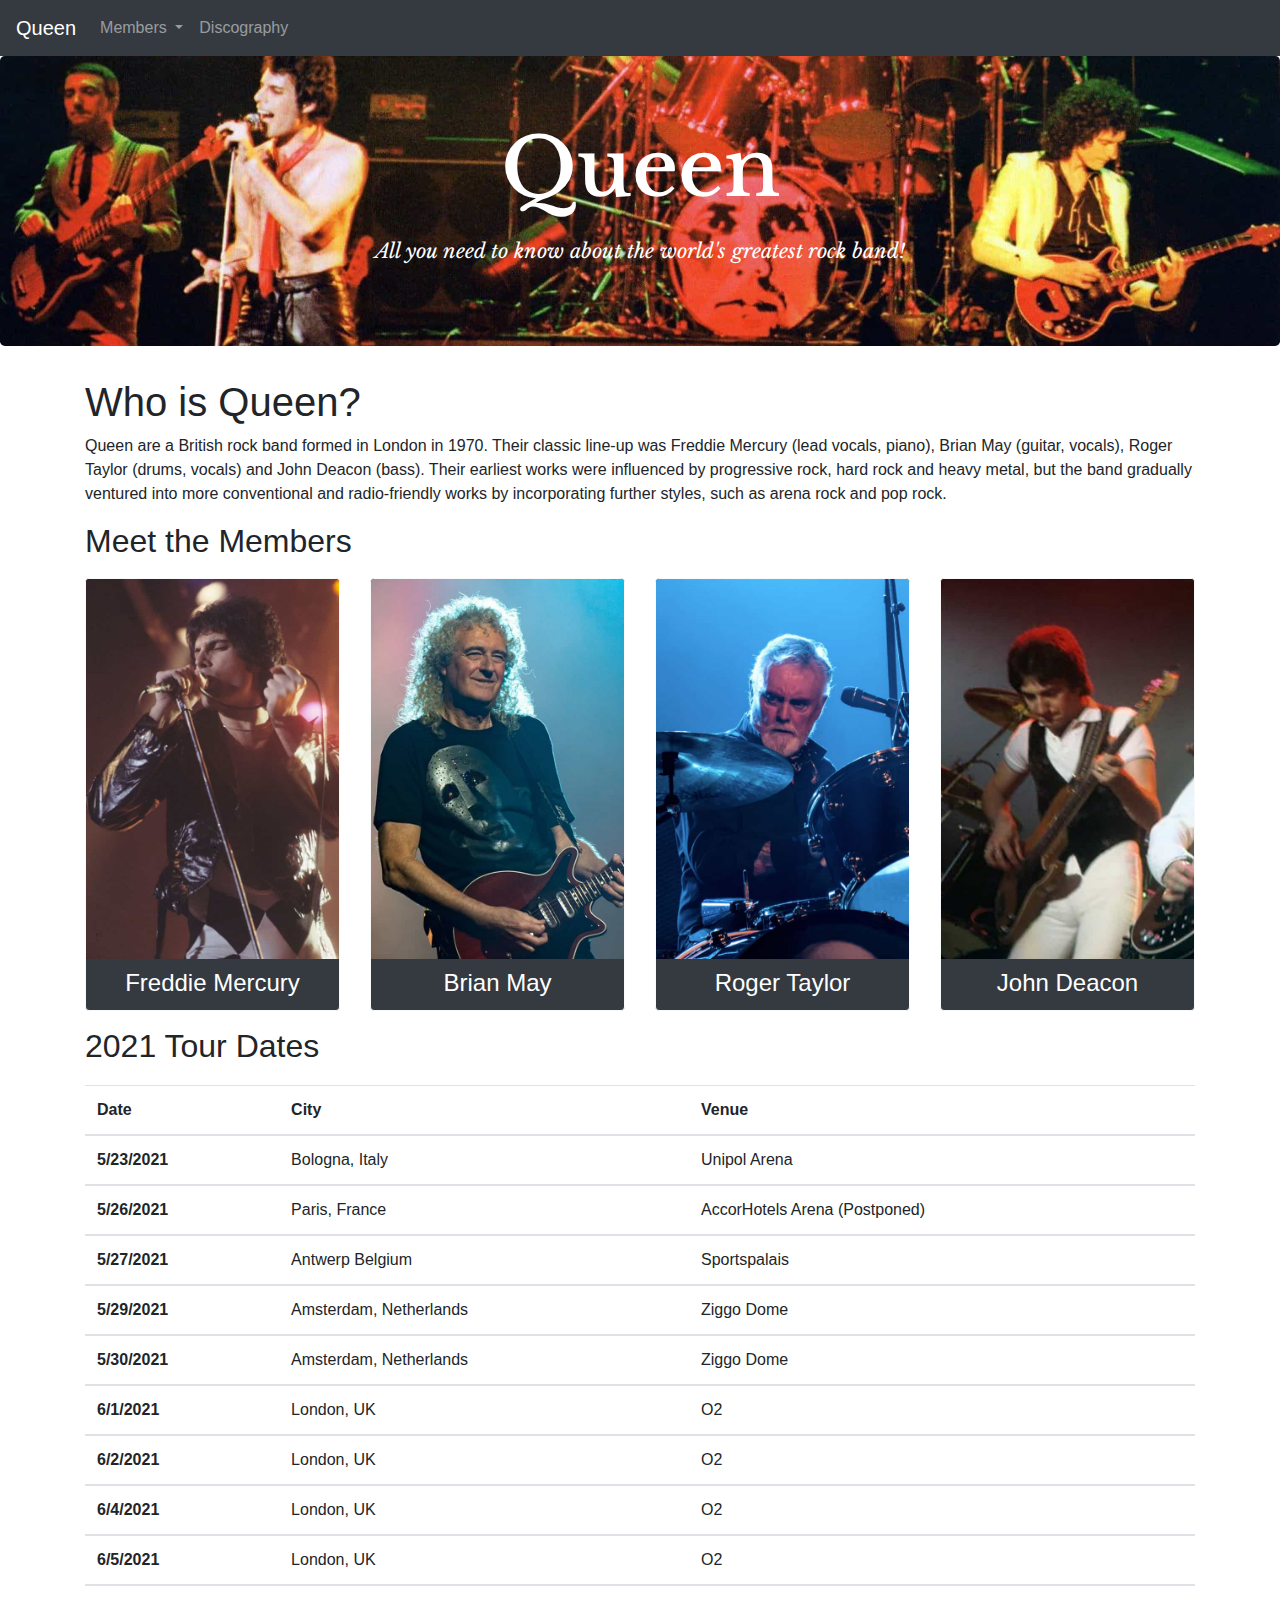
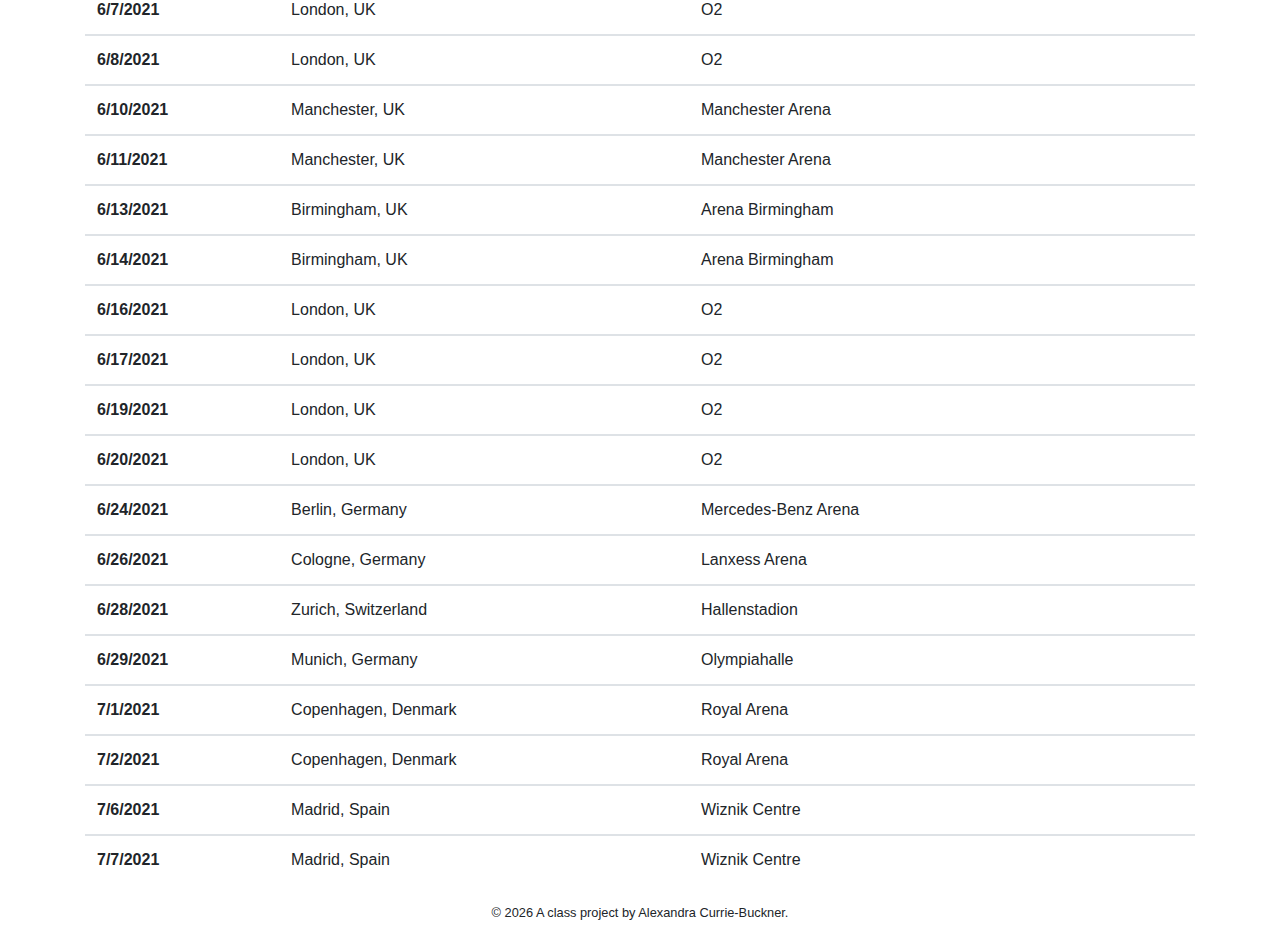
<file: docs/index.html>
<!doctype html>
<html lang="en">
  <!-- A Intro to Coding for Journalists class project -->
  <head>
    <title> Queen | All Things Queen</title>
    <meta name="description" content="The index search description for this page goes here.">
    <meta charset="utf-8">
    <meta http-equiv="X-UA-Compatible" content="IE=edge"/>
    <meta name="viewport" content="width=device-width, initial-scale=1, maximum-scale=1">
    <link rel="stylesheet" href="css/main.css">
    <link rel="preconnect" href="https://fonts.gstatic.com"> 
    <link rel="stylesheet" href="https://fonts.googleapis.com/css2?family=Libre+Baskerville:wght@700&display=swap">
  </head>
  <body>
    <nav class="navbar navbar-expand-lg navbar-dark bg-dark">
  <a class="navbar-brand" href="index.html">Queen</a>
  <button class="navbar-toggler" type="button" data-toggle="collapse" data-target="#navbarNavDropdown" aria-controls="navbarNavDropdown" aria-expanded="false" aria-label="Toggle navigation">
    <span class="navbar-toggler-icon"></span>
  </button>
  <div class="collapse navbar-collapse" id="navbarNavDropdown">
    <ul class="navbar-nav">
      <li class="nav-item dropdown">
        <a class="nav-link dropdown-toggle" href="#" id="navbarDropdownMenuLink" role="button" data-toggle="dropdown" aria-haspopup="true" aria-expanded="false">
          Members
        </a>
        <div class="dropdown-menu" aria-labelledby="navbarDropdownMenuLink">
          
          <a class="dropdown-item" href="members/freddie-mercury.html">Freddie Mercury</a>
          
          <a class="dropdown-item" href="members/brian-may.html">Brian May</a>
          
          <a class="dropdown-item" href="members/roger-taylor.html">Roger Taylor</a>
          
          <a class="dropdown-item" href="members/john-deacon.html">John Deacon</a>
          
        </div>
        <li class="nav-item">
          <a class="nav-link" href="discography.html">
            Discography
          </a>
      </li>
    </ul>
  </div>
</nav>

    <div class="jumbotron banner text-center">
  <h1>Queen</h1>
  <p class="body"> All you need to know about the world's greatest rock band! </p>
</div>

    
<div class="container">
  <h1>Who is Queen?</h1>
  <p>Queen are a British rock band formed in London in 1970. Their classic line-up was Freddie Mercury (lead vocals, piano), Brian May (guitar, vocals), Roger Taylor (drums, vocals) and John Deacon (bass). Their earliest works were influenced by progressive rock, hard rock and heavy metal, but the band gradually ventured into more conventional and radio-friendly works by incorporating further styles, such as arena rock and pop rock.</p>
  <h2>Meet the Members</h2>
  <div class="row">
    
      <div class="col-sm-6 col-lg-3">
        <div class="card border-light text-white bg-dark mb-3">
          <img class="card-img-top" src="img/members/freddie-mercury-color.jpg" alt="Freddie Mercury" class="img-fluid">
          <h3 class="card-title" id="names"><a href="members/freddie-mercury.html">Freddie Mercury</a></h3>
        </div>
      </div>
    
      <div class="col-sm-6 col-lg-3">
        <div class="card border-light text-white bg-dark mb-3">
          <img class="card-img-top" src="img/members/brian-may-color.jpg" alt="Brian May" class="img-fluid">
          <h3 class="card-title" id="names"><a href="members/brian-may.html">Brian May</a></h3>
        </div>
      </div>
    
      <div class="col-sm-6 col-lg-3">
        <div class="card border-light text-white bg-dark mb-3">
          <img class="card-img-top" src="img/members/roger-taylor-color.jpg" alt="Roger Taylor" class="img-fluid">
          <h3 class="card-title" id="names"><a href="members/roger-taylor.html">Roger Taylor</a></h3>
        </div>
      </div>
    
      <div class="col-sm-6 col-lg-3">
        <div class="card border-light text-white bg-dark mb-3">
          <img class="card-img-top" src="img/members/john-deacon-color.jpg" alt="John Deacon" class="img-fluid">
          <h3 class="card-title" id="names"><a href="members/john-deacon.html">John Deacon</a></h3>
        </div>
      </div>
    
  </div>


  <h2> 2021 Tour Dates </h2>
  <table class="table">
    <thead>
      <tr>
        <th scope="col">Date</th>
        <th scope="col">City</th>
        <th scope="col">Venue</th>
      </tr>
    </thead>
    
    <tbody>
      <tr>
        <th scope="row">5/23/2021</th>
        <td>Bologna, Italy</td>
        <td>Unipol Arena</td>
      </tr>
    </tbody>
    
    <tbody>
      <tr>
        <th scope="row">5/26/2021</th>
        <td>Paris, France</td>
        <td>AccorHotels Arena (Postponed)</td>
      </tr>
    </tbody>
    
    <tbody>
      <tr>
        <th scope="row">5/27/2021</th>
        <td>Antwerp Belgium</td>
        <td>Sportspalais</td>
      </tr>
    </tbody>
    
    <tbody>
      <tr>
        <th scope="row">5/29/2021</th>
        <td>Amsterdam, Netherlands</td>
        <td>Ziggo Dome</td>
      </tr>
    </tbody>
    
    <tbody>
      <tr>
        <th scope="row">5/30/2021</th>
        <td>Amsterdam, Netherlands</td>
        <td>Ziggo Dome</td>
      </tr>
    </tbody>
    
    <tbody>
      <tr>
        <th scope="row">6/1/2021</th>
        <td>London, UK</td>
        <td>O2</td>
      </tr>
    </tbody>
    
    <tbody>
      <tr>
        <th scope="row">6/2/2021</th>
        <td>London, UK</td>
        <td>O2</td>
      </tr>
    </tbody>
    
    <tbody>
      <tr>
        <th scope="row">6/4/2021</th>
        <td>London, UK</td>
        <td>O2</td>
      </tr>
    </tbody>
    
    <tbody>
      <tr>
        <th scope="row">6/5/2021</th>
        <td>London, UK</td>
        <td>O2</td>
      </tr>
    </tbody>
    
    <tbody>
      <tr>
        <th scope="row">6/7/2021</th>
        <td>London, UK</td>
        <td>O2</td>
      </tr>
    </tbody>
    
    <tbody>
      <tr>
        <th scope="row">6/8/2021</th>
        <td>London, UK</td>
        <td>O2</td>
      </tr>
    </tbody>
    
    <tbody>
      <tr>
        <th scope="row">6/10/2021</th>
        <td>Manchester, UK</td>
        <td>Manchester Arena</td>
      </tr>
    </tbody>
    
    <tbody>
      <tr>
        <th scope="row">6/11/2021</th>
        <td>Manchester, UK</td>
        <td>Manchester Arena</td>
      </tr>
    </tbody>
    
    <tbody>
      <tr>
        <th scope="row">6/13/2021</th>
        <td>Birmingham, UK</td>
        <td>Arena Birmingham</td>
      </tr>
    </tbody>
    
    <tbody>
      <tr>
        <th scope="row">6/14/2021</th>
        <td>Birmingham, UK</td>
        <td>Arena Birmingham</td>
      </tr>
    </tbody>
    
    <tbody>
      <tr>
        <th scope="row">6/16/2021</th>
        <td>London, UK</td>
        <td>O2</td>
      </tr>
    </tbody>
    
    <tbody>
      <tr>
        <th scope="row">6/17/2021</th>
        <td>London, UK</td>
        <td>O2</td>
      </tr>
    </tbody>
    
    <tbody>
      <tr>
        <th scope="row">6/19/2021</th>
        <td>London, UK</td>
        <td>O2</td>
      </tr>
    </tbody>
    
    <tbody>
      <tr>
        <th scope="row">6/20/2021</th>
        <td>London, UK</td>
        <td>O2</td>
      </tr>
    </tbody>
    
    <tbody>
      <tr>
        <th scope="row">6/24/2021</th>
        <td>Berlin, Germany</td>
        <td>Mercedes-Benz Arena</td>
      </tr>
    </tbody>
    
    <tbody>
      <tr>
        <th scope="row">6/26/2021</th>
        <td>Cologne, Germany</td>
        <td>Lanxess Arena</td>
      </tr>
    </tbody>
    
    <tbody>
      <tr>
        <th scope="row">6/28/2021</th>
        <td>Zurich, Switzerland</td>
        <td>Hallenstadion</td>
      </tr>
    </tbody>
    
    <tbody>
      <tr>
        <th scope="row">6/29/2021</th>
        <td>Munich, Germany</td>
        <td>Olympiahalle</td>
      </tr>
    </tbody>
    
    <tbody>
      <tr>
        <th scope="row">7/1/2021</th>
        <td>Copenhagen, Denmark</td>
        <td>Royal Arena</td>
      </tr>
    </tbody>
    
    <tbody>
      <tr>
        <th scope="row">7/2/2021</th>
        <td>Copenhagen, Denmark</td>
        <td>Royal Arena</td>
      </tr>
    </tbody>
    
    <tbody>
      <tr>
        <th scope="row">7/6/2021</th>
        <td>Madrid, Spain</td>
        <td>Wiznik Centre</td>
      </tr>
    </tbody>
    
    <tbody>
      <tr>
        <th scope="row">7/7/2021</th>
        <td>Madrid, Spain</td>
        <td>Wiznik Centre</td>
      </tr>
    </tbody>
    
  </table>



    <footer>
<p id="legal" class="center-block text-center">
  <small>&copy; <span class="copyright-year"></span>
  A class project by Alexandra Currie-Buckner.
</p>
</footer>


    <script src="js/jquery.js"></script>
    <script src="js/popper.js"></script>
    <script src="js/bootstrap.js"></script>
    <script src="js/scripts.js"></script>
  </body>
</html>
</file>
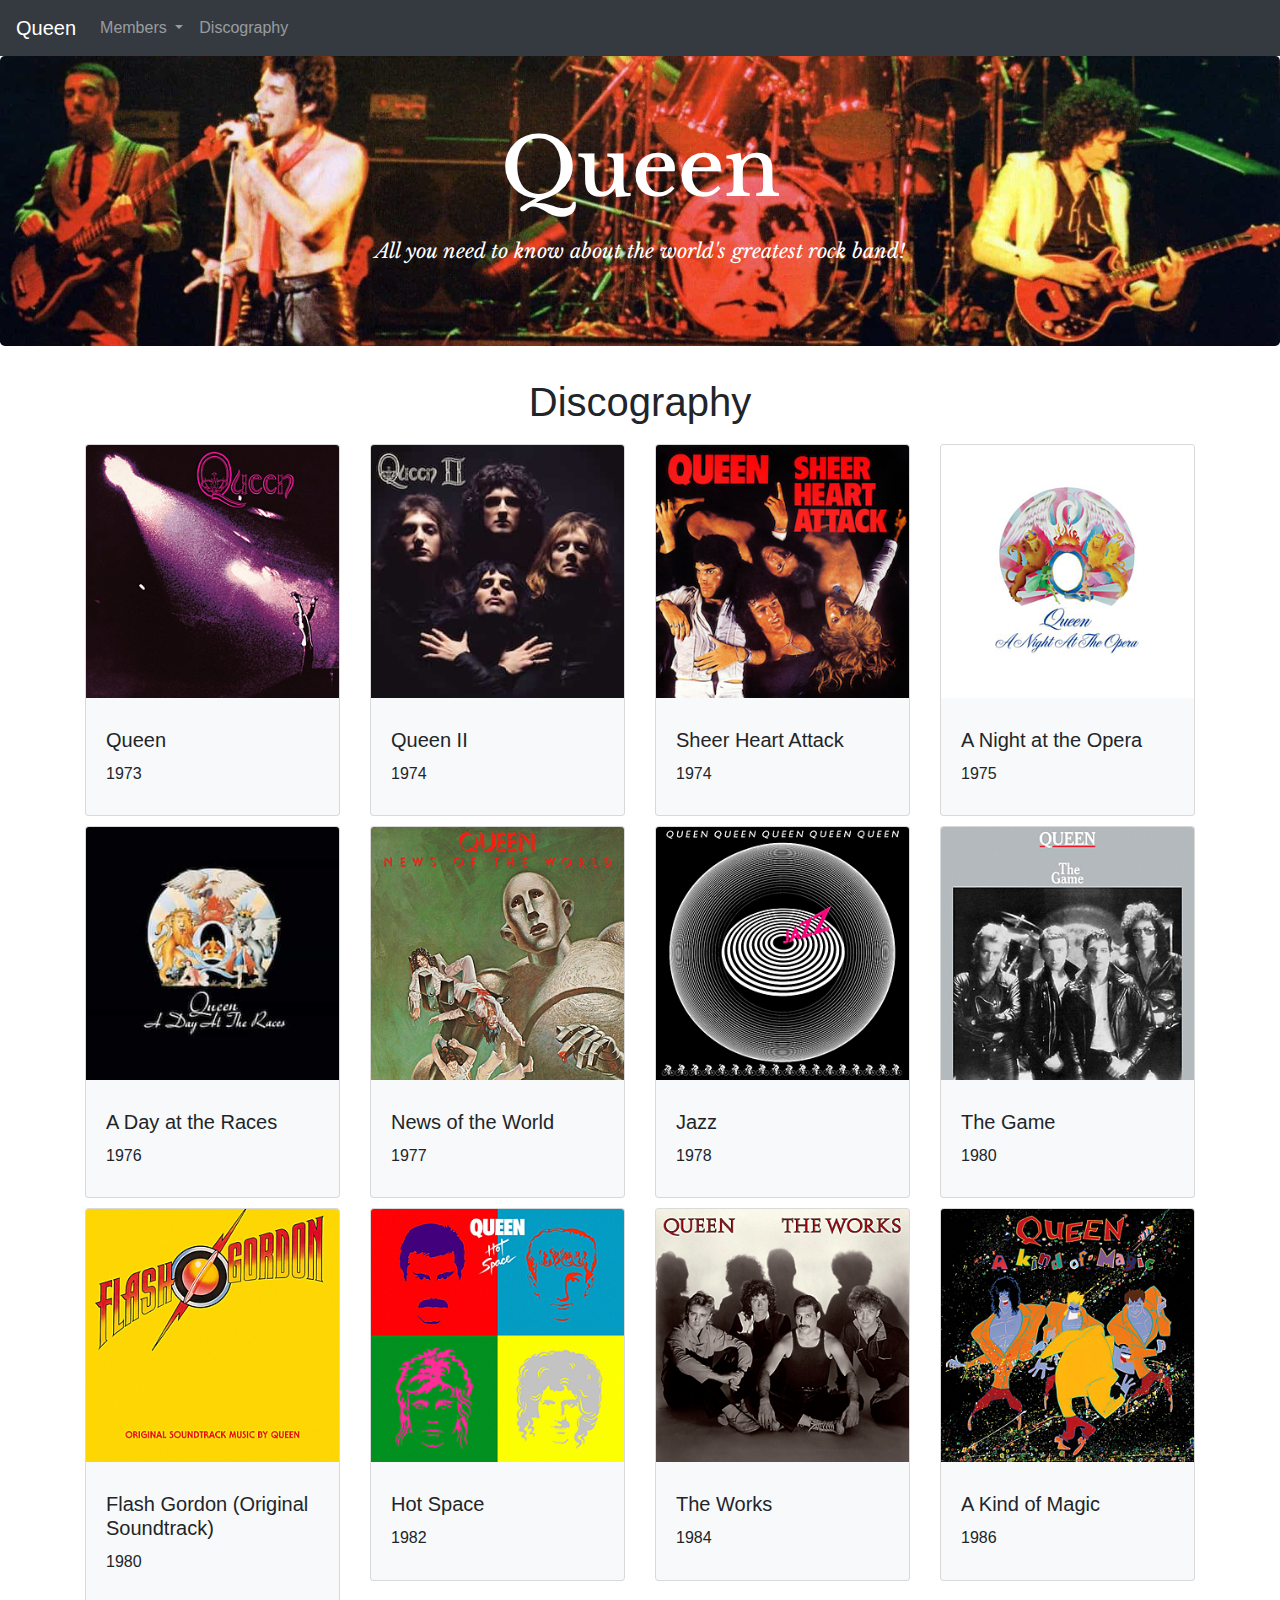
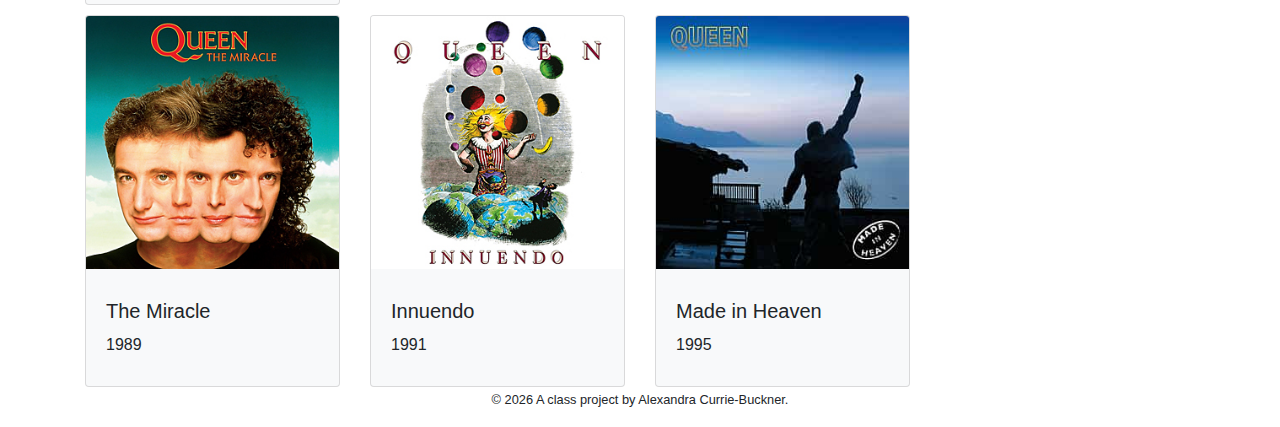
<file: docs/discography.html>
<!doctype html>
<html lang="en">
  <!-- A Intro to Coding for Journalists class project -->
  <head>
    <title> Queen | Discography</title>
    <meta name="description" content="Queen's Discography">
    <meta charset="utf-8">
    <meta http-equiv="X-UA-Compatible" content="IE=edge"/>
    <meta name="viewport" content="width=device-width, initial-scale=1, maximum-scale=1">
    <link rel="stylesheet" href="css/main.css">
    <link rel="preconnect" href="https://fonts.gstatic.com"> 
    <link rel="stylesheet" href="https://fonts.googleapis.com/css2?family=Libre+Baskerville:wght@700&display=swap">
  </head>
  <body>
    <nav class="navbar navbar-expand-lg navbar-dark bg-dark">
  <a class="navbar-brand" href="index.html">Queen</a>
  <button class="navbar-toggler" type="button" data-toggle="collapse" data-target="#navbarNavDropdown" aria-controls="navbarNavDropdown" aria-expanded="false" aria-label="Toggle navigation">
    <span class="navbar-toggler-icon"></span>
  </button>
  <div class="collapse navbar-collapse" id="navbarNavDropdown">
    <ul class="navbar-nav">
      <li class="nav-item dropdown">
        <a class="nav-link dropdown-toggle" href="#" id="navbarDropdownMenuLink" role="button" data-toggle="dropdown" aria-haspopup="true" aria-expanded="false">
          Members
        </a>
        <div class="dropdown-menu" aria-labelledby="navbarDropdownMenuLink">
          
          <a class="dropdown-item" href="members/freddie-mercury.html">Freddie Mercury</a>
          
          <a class="dropdown-item" href="members/brian-may.html">Brian May</a>
          
          <a class="dropdown-item" href="members/roger-taylor.html">Roger Taylor</a>
          
          <a class="dropdown-item" href="members/john-deacon.html">John Deacon</a>
          
        </div>
        <li class="nav-item">
          <a class="nav-link" href="discography.html">
            Discography
          </a>
      </li>
    </ul>
  </div>
</nav>

    <div class="jumbotron banner text-center">
  <h1>Queen</h1>
  <p class="body"> All you need to know about the world's greatest rock band! </p>
</div>

    
<article class="container">
  <h1 style= text-align:center>Discography</h1>
  <div class="row">
  
      <div class="col-sm-6 col-lg-3">
        <div class="card bg-light">
          <img class="card-img-top" src="img/discs/Queen_Queen.png" alt="Queen" class="img-fluid">
          <div class="card-body">
            <h5 class="card-title">Queen</h5>
            <h6 class="card-title">1973</h5>
          </div>
        </div>
      </div>
  
      <div class="col-sm-6 col-lg-3">
        <div class="card bg-light">
          <img class="card-img-top" src="img/discs/Queen_Queen_II.jpg" alt="Queen II" class="img-fluid">
          <div class="card-body">
            <h5 class="card-title">Queen II</h5>
            <h6 class="card-title">1974</h5>
          </div>
        </div>
      </div>
  
      <div class="col-sm-6 col-lg-3">
        <div class="card bg-light">
          <img class="card-img-top" src="img/discs/Queen_Sheer_Heart_Attack.png" alt="Sheer Heart Attack" class="img-fluid">
          <div class="card-body">
            <h5 class="card-title">Sheer Heart Attack</h5>
            <h6 class="card-title">1974</h5>
          </div>
        </div>
      </div>
  
      <div class="col-sm-6 col-lg-3">
        <div class="card bg-light">
          <img class="card-img-top" src="img/discs/Queen_A_Night_At_The_Opera.png" alt="A Night at the Opera" class="img-fluid">
          <div class="card-body">
            <h5 class="card-title">A Night at the Opera</h5>
            <h6 class="card-title">1975</h5>
          </div>
        </div>
      </div>
  
      <div class="col-sm-6 col-lg-3">
        <div class="card bg-light">
          <img class="card-img-top" src="img/discs/Queen_A_Day_at_the_Races.jpg" alt="A Day at the Races" class="img-fluid">
          <div class="card-body">
            <h5 class="card-title">A Day at the Races</h5>
            <h6 class="card-title">1976</h5>
          </div>
        </div>
      </div>
  
      <div class="col-sm-6 col-lg-3">
        <div class="card bg-light">
          <img class="card-img-top" src="img/discs/Queen_News_Of_The_World.png" alt="News of the World" class="img-fluid">
          <div class="card-body">
            <h5 class="card-title">News of the World</h5>
            <h6 class="card-title">1977</h5>
          </div>
        </div>
      </div>
  
      <div class="col-sm-6 col-lg-3">
        <div class="card bg-light">
          <img class="card-img-top" src="img/discs/Queen_Jazz.png" alt="Jazz" class="img-fluid">
          <div class="card-body">
            <h5 class="card-title">Jazz</h5>
            <h6 class="card-title">1978</h5>
          </div>
        </div>
      </div>
  
      <div class="col-sm-6 col-lg-3">
        <div class="card bg-light">
          <img class="card-img-top" src="img/discs/Queen_The_Game.png" alt="The Game" class="img-fluid">
          <div class="card-body">
            <h5 class="card-title">The Game</h5>
            <h6 class="card-title">1980</h5>
          </div>
        </div>
      </div>
  
      <div class="col-sm-6 col-lg-3">
        <div class="card bg-light">
          <img class="card-img-top" src="img/discs/Queen_Flash_Gordon.png" alt="Flash Gordon (Original Soundtrack)" class="img-fluid">
          <div class="card-body">
            <h5 class="card-title">Flash Gordon (Original Soundtrack)</h5>
            <h6 class="card-title">1980</h5>
          </div>
        </div>
      </div>
  
      <div class="col-sm-6 col-lg-3">
        <div class="card bg-light">
          <img class="card-img-top" src="img/discs/Queen_Hot_Space.png" alt="Hot Space" class="img-fluid">
          <div class="card-body">
            <h5 class="card-title">Hot Space</h5>
            <h6 class="card-title">1982</h5>
          </div>
        </div>
      </div>
  
      <div class="col-sm-6 col-lg-3">
        <div class="card bg-light">
          <img class="card-img-top" src="img/discs/Queen_The_Works.png" alt="The Works" class="img-fluid">
          <div class="card-body">
            <h5 class="card-title">The Works</h5>
            <h6 class="card-title">1984</h5>
          </div>
        </div>
      </div>
  
      <div class="col-sm-6 col-lg-3">
        <div class="card bg-light">
          <img class="card-img-top" src="img/discs/Queen_A_Kind_Of_Magic.png" alt="A Kind of Magic" class="img-fluid">
          <div class="card-body">
            <h5 class="card-title">A Kind of Magic</h5>
            <h6 class="card-title">1986</h5>
          </div>
        </div>
      </div>
  
      <div class="col-sm-6 col-lg-3">
        <div class="card bg-light">
          <img class="card-img-top" src="img/discs/Queen_The_Miracle.png" alt="The Miracle" class="img-fluid">
          <div class="card-body">
            <h5 class="card-title">The Miracle</h5>
            <h6 class="card-title">1989</h5>
          </div>
        </div>
      </div>
  
      <div class="col-sm-6 col-lg-3">
        <div class="card bg-light">
          <img class="card-img-top" src="img/discs/Queen_Innuendo.png" alt="Innuendo" class="img-fluid">
          <div class="card-body">
            <h5 class="card-title">Innuendo</h5>
            <h6 class="card-title">1991</h5>
          </div>
        </div>
      </div>
  
      <div class="col-sm-6 col-lg-3">
        <div class="card bg-light">
          <img class="card-img-top" src="img/discs/Queen_Made_in_Heaven.jpg" alt="Made in Heaven" class="img-fluid">
          <div class="card-body">
            <h5 class="card-title">Made in Heaven</h5>
            <h6 class="card-title">1995</h5>
          </div>
        </div>
      </div>
  
  </div>
</article>


    <footer>
<p id="legal" class="center-block text-center">
  <small>&copy; <span class="copyright-year"></span>
  A class project by Alexandra Currie-Buckner.
</p>
</footer>


    <script src="js/jquery.js"></script>
    <script src="js/popper.js"></script>
    <script src="js/bootstrap.js"></script>
    <script src="js/scripts.js"></script>
  </body>
</html>
</file>
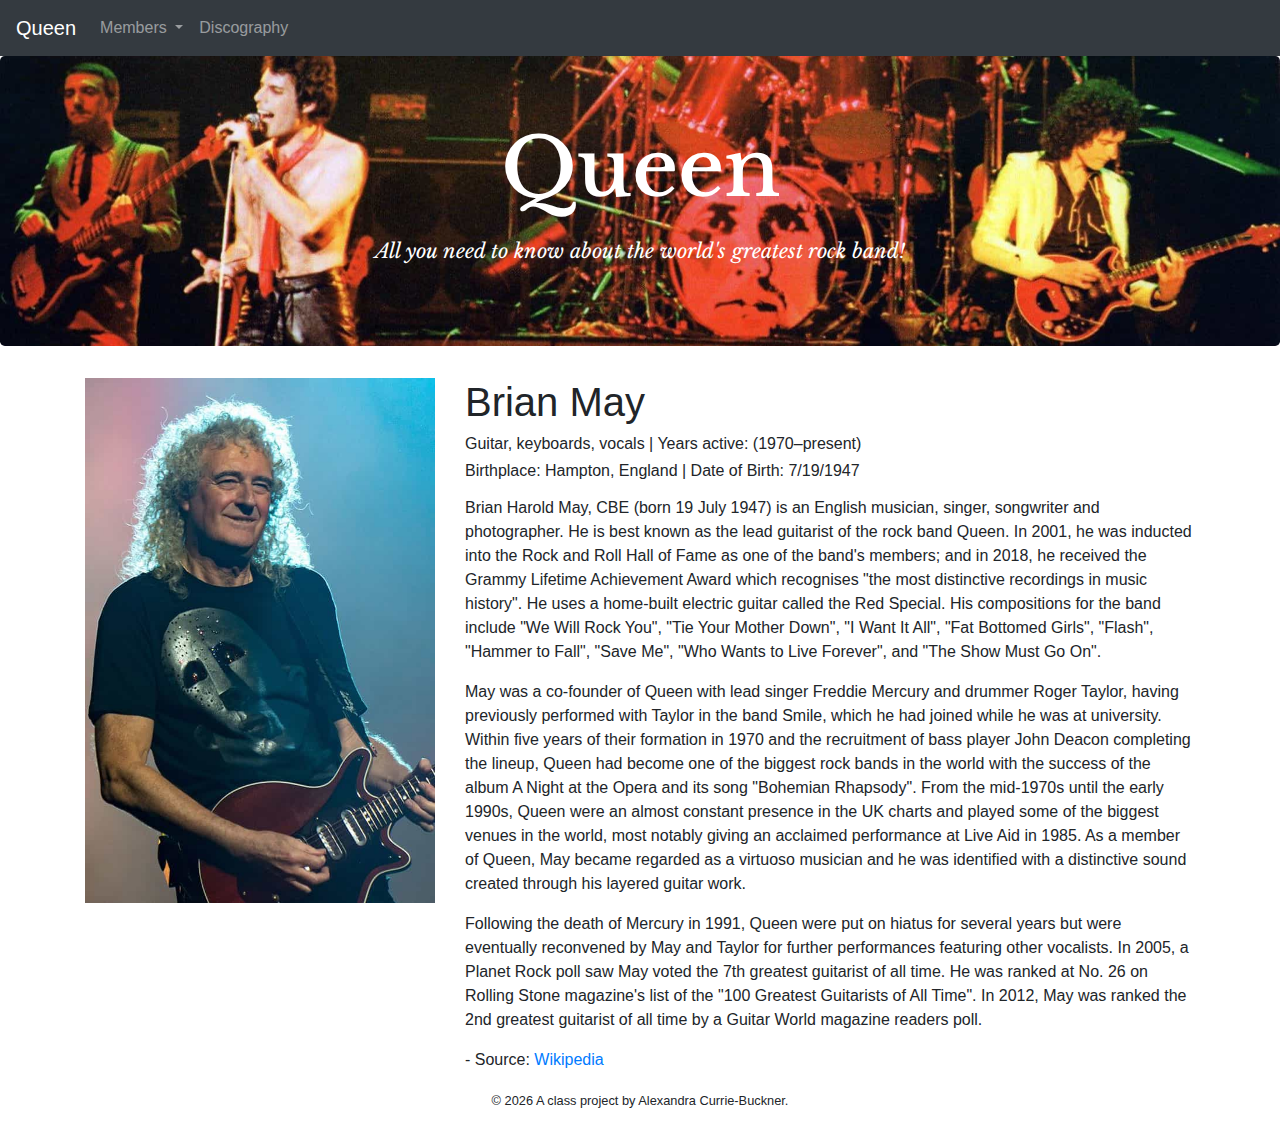
<file: docs/members/brian-may.html>
<!doctype html>
<html lang="en">
  <!-- A Intro to Coding for Journalists class project -->
  <head>
    <title> Queen | Brian May</title>
    <meta name="description" content=" Bio of Brian May">
    <meta charset="utf-8">
    <meta http-equiv="X-UA-Compatible" content="IE=edge"/>
    <meta name="viewport" content="width=device-width, initial-scale=1, maximum-scale=1">
    <link rel="stylesheet" href="../css/main.css">
    <link rel="preconnect" href="https://fonts.gstatic.com"> 
    <link rel="stylesheet" href="https://fonts.googleapis.com/css2?family=Libre+Baskerville:wght@700&display=swap">
  </head>
  <body>
    <nav class="navbar navbar-expand-lg navbar-dark bg-dark">
  <a class="navbar-brand" href="../index.html">Queen</a>
  <button class="navbar-toggler" type="button" data-toggle="collapse" data-target="#navbarNavDropdown" aria-controls="navbarNavDropdown" aria-expanded="false" aria-label="Toggle navigation">
    <span class="navbar-toggler-icon"></span>
  </button>
  <div class="collapse navbar-collapse" id="navbarNavDropdown">
    <ul class="navbar-nav">
      <li class="nav-item dropdown">
        <a class="nav-link dropdown-toggle" href="#" id="navbarDropdownMenuLink" role="button" data-toggle="dropdown" aria-haspopup="true" aria-expanded="false">
          Members
        </a>
        <div class="dropdown-menu" aria-labelledby="navbarDropdownMenuLink">
          
          <a class="dropdown-item" href="../members/freddie-mercury.html">Freddie Mercury</a>
          
          <a class="dropdown-item" href="../members/brian-may.html">Brian May</a>
          
          <a class="dropdown-item" href="../members/roger-taylor.html">Roger Taylor</a>
          
          <a class="dropdown-item" href="../members/john-deacon.html">John Deacon</a>
          
        </div>
        <li class="nav-item">
          <a class="nav-link" href="../discography.html">
            Discography
          </a>
      </li>
    </ul>
  </div>
</nav>

    <div class="jumbotron banner text-center">
  <h1>Queen</h1>
  <p class="body"> All you need to know about the world's greatest rock band! </p>
</div>

    
  <article class="container">
    <div class="row">
      <div class="col-sm-4">
          <img src="../img/members/brian-may-color.jpg" alt="" class="img-fluid mb-4">
      </div>
      <div class="col-sm-8">
          <h1>Brian May </h1>
          <h6> Guitar, keyboards, vocals | Years active: (1970–present)</h6>
          <h6>Birthplace: Hampton, England | Date of Birth: 7/19/1947 </h6>
          <p><p>Brian Harold May, CBE (born 19 July 1947) is an English musician, singer, songwriter and photographer. He is best known as the lead guitarist of the rock band Queen. In 2001, he was inducted into the Rock and Roll Hall of Fame as one of the band's members; and in 2018, he received the Grammy Lifetime Achievement Award which recognises "the most distinctive recordings in music history". He uses a home-built electric guitar called the Red Special. His compositions for the band include "We Will Rock You", "Tie Your Mother Down", "I Want It All", "Fat Bottomed Girls", "Flash", "Hammer to Fall", "Save Me", "Who Wants to Live Forever", and "The Show Must Go On".</p>
<p>May was a co-founder of Queen with lead singer Freddie Mercury and drummer Roger Taylor, having previously performed with Taylor in the band Smile, which he had joined while he was at university. Within five years of their formation in 1970 and the recruitment of bass player John Deacon completing the lineup, Queen had become one of the biggest rock bands in the world with the success of the album A Night at the Opera and its song "Bohemian Rhapsody". From the mid-1970s until the early 1990s, Queen were an almost constant presence in the UK charts and played some of the biggest venues in the world, most notably giving an acclaimed performance at Live Aid in 1985. As a member of Queen, May became regarded as a virtuoso musician and he was identified with a distinctive sound created through his layered guitar work.</p>
<p>Following the death of Mercury in 1991, Queen were put on hiatus for several years but were eventually reconvened by May and Taylor for further performances featuring other vocalists. In 2005, a Planet Rock poll saw May voted the 7th greatest guitarist of all time. He was ranked at No. 26 on Rolling Stone magazine's list of the "100 Greatest Guitarists of All Time". In 2012, May was ranked the 2nd greatest guitarist of all time by a Guitar World magazine readers poll.</p>
<p>- Source: <a href="https://en.wikipedia.org/wiki/Brian_May">Wikipedia</a></p></p>
      </div>
    </div>
  </article>


    <footer>
<p id="legal" class="center-block text-center">
  <small>&copy; <span class="copyright-year"></span>
  A class project by Alexandra Currie-Buckner.
</p>
</footer>


    <script src="../js/jquery.js"></script>
    <script src="../js/popper.js"></script>
    <script src="../js/bootstrap.js"></script>
    <script src="../js/scripts.js"></script>
  </body>
</html>
</file>
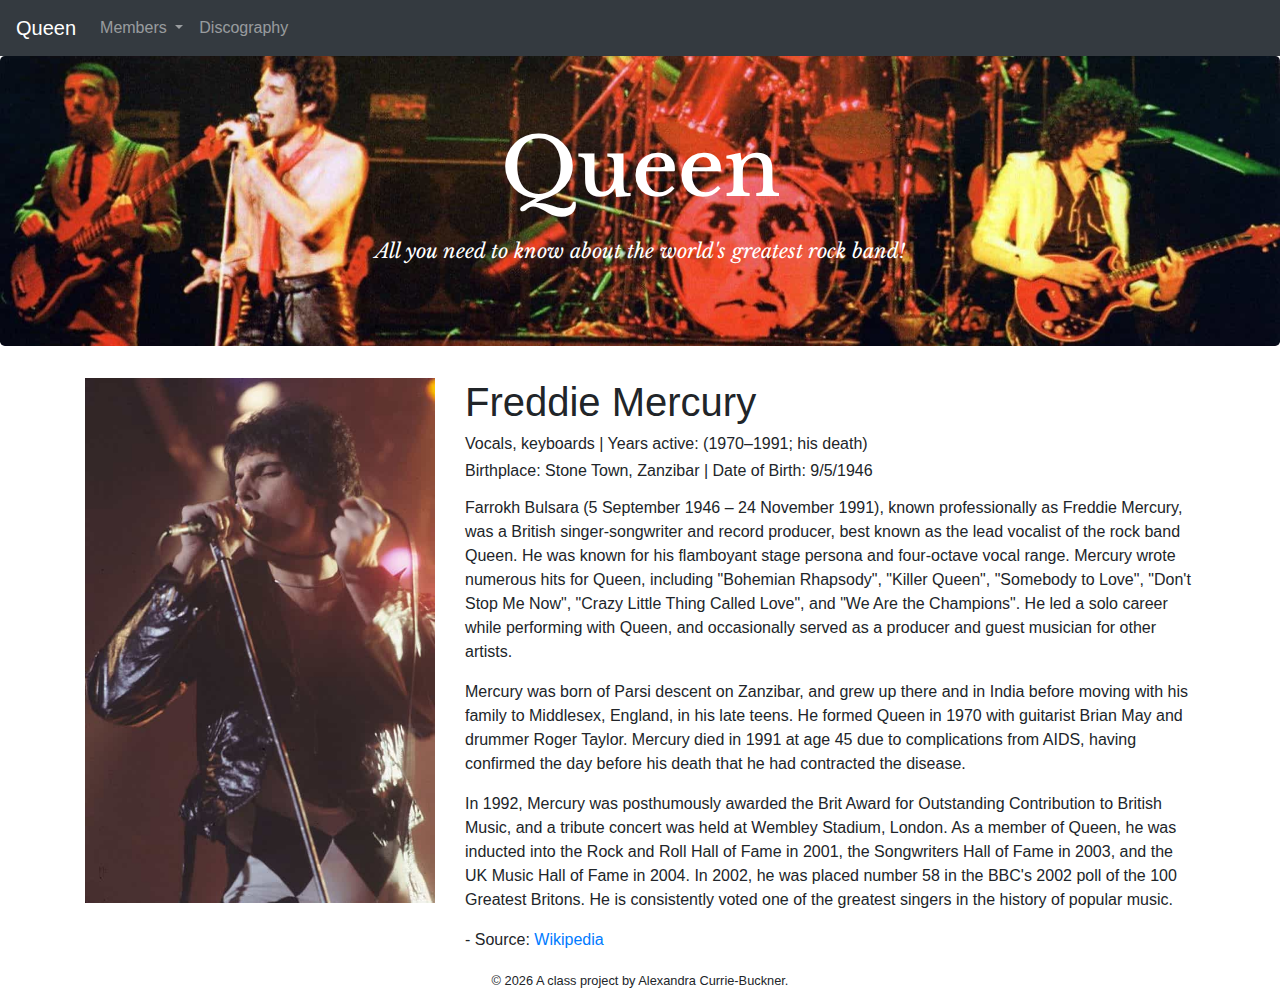
<file: docs/members/freddie-mercury.html>
<!doctype html>
<html lang="en">
  <!-- A Intro to Coding for Journalists class project -->
  <head>
    <title> Queen | Freddie Mercury</title>
    <meta name="description" content=" Bio of Freddie Mercury">
    <meta charset="utf-8">
    <meta http-equiv="X-UA-Compatible" content="IE=edge"/>
    <meta name="viewport" content="width=device-width, initial-scale=1, maximum-scale=1">
    <link rel="stylesheet" href="../css/main.css">
    <link rel="preconnect" href="https://fonts.gstatic.com"> 
    <link rel="stylesheet" href="https://fonts.googleapis.com/css2?family=Libre+Baskerville:wght@700&display=swap">
  </head>
  <body>
    <nav class="navbar navbar-expand-lg navbar-dark bg-dark">
  <a class="navbar-brand" href="../index.html">Queen</a>
  <button class="navbar-toggler" type="button" data-toggle="collapse" data-target="#navbarNavDropdown" aria-controls="navbarNavDropdown" aria-expanded="false" aria-label="Toggle navigation">
    <span class="navbar-toggler-icon"></span>
  </button>
  <div class="collapse navbar-collapse" id="navbarNavDropdown">
    <ul class="navbar-nav">
      <li class="nav-item dropdown">
        <a class="nav-link dropdown-toggle" href="#" id="navbarDropdownMenuLink" role="button" data-toggle="dropdown" aria-haspopup="true" aria-expanded="false">
          Members
        </a>
        <div class="dropdown-menu" aria-labelledby="navbarDropdownMenuLink">
          
          <a class="dropdown-item" href="../members/freddie-mercury.html">Freddie Mercury</a>
          
          <a class="dropdown-item" href="../members/brian-may.html">Brian May</a>
          
          <a class="dropdown-item" href="../members/roger-taylor.html">Roger Taylor</a>
          
          <a class="dropdown-item" href="../members/john-deacon.html">John Deacon</a>
          
        </div>
        <li class="nav-item">
          <a class="nav-link" href="../discography.html">
            Discography
          </a>
      </li>
    </ul>
  </div>
</nav>

    <div class="jumbotron banner text-center">
  <h1>Queen</h1>
  <p class="body"> All you need to know about the world's greatest rock band! </p>
</div>

    
  <article class="container">
    <div class="row">
      <div class="col-sm-4">
          <img src="../img/members/freddie-mercury-color.jpg" alt="" class="img-fluid mb-4">
      </div>
      <div class="col-sm-8">
          <h1>Freddie Mercury </h1>
          <h6> Vocals, keyboards | Years active: (1970–1991; his death)</h6>
          <h6>Birthplace: Stone Town, Zanzibar | Date of Birth: 9/5/1946 </h6>
          <p><p>Farrokh Bulsara (5 September 1946 – 24 November 1991), known professionally as Freddie Mercury, was a British singer-songwriter and record producer, best known as the lead vocalist of the rock band Queen. He was known for his flamboyant stage persona and four-octave vocal range. Mercury wrote numerous hits for Queen, including "Bohemian Rhapsody", "Killer Queen", "Somebody to Love", "Don't Stop Me Now", "Crazy Little Thing Called Love", and "We Are the Champions". He led a solo career while performing with Queen, and occasionally served as a producer and guest musician for other artists.</p>
<p>Mercury was born of Parsi descent on Zanzibar, and grew up there and in India before moving with his family to Middlesex, England, in his late teens. He formed Queen in 1970 with guitarist Brian May and drummer Roger Taylor. Mercury died in 1991 at age 45 due to complications from AIDS, having confirmed the day before his death that he had contracted the disease.</p>
<p>In 1992, Mercury was posthumously awarded the Brit Award for Outstanding Contribution to British Music, and a tribute concert was held at Wembley Stadium, London. As a member of Queen, he was inducted into the Rock and Roll Hall of Fame in 2001, the Songwriters Hall of Fame in 2003, and the UK Music Hall of Fame in 2004. In 2002, he was placed number 58 in the BBC's 2002 poll of the 100 Greatest Britons. He is consistently voted one of the greatest singers in the history of popular music.</p>
<p>- Source: <a href="https://en.wikipedia.org/wiki/Freddie_Mercury">Wikipedia</a></p></p>
      </div>
    </div>
  </article>


    <footer>
<p id="legal" class="center-block text-center">
  <small>&copy; <span class="copyright-year"></span>
  A class project by Alexandra Currie-Buckner.
</p>
</footer>


    <script src="../js/jquery.js"></script>
    <script src="../js/popper.js"></script>
    <script src="../js/bootstrap.js"></script>
    <script src="../js/scripts.js"></script>
  </body>
</html>
</file>
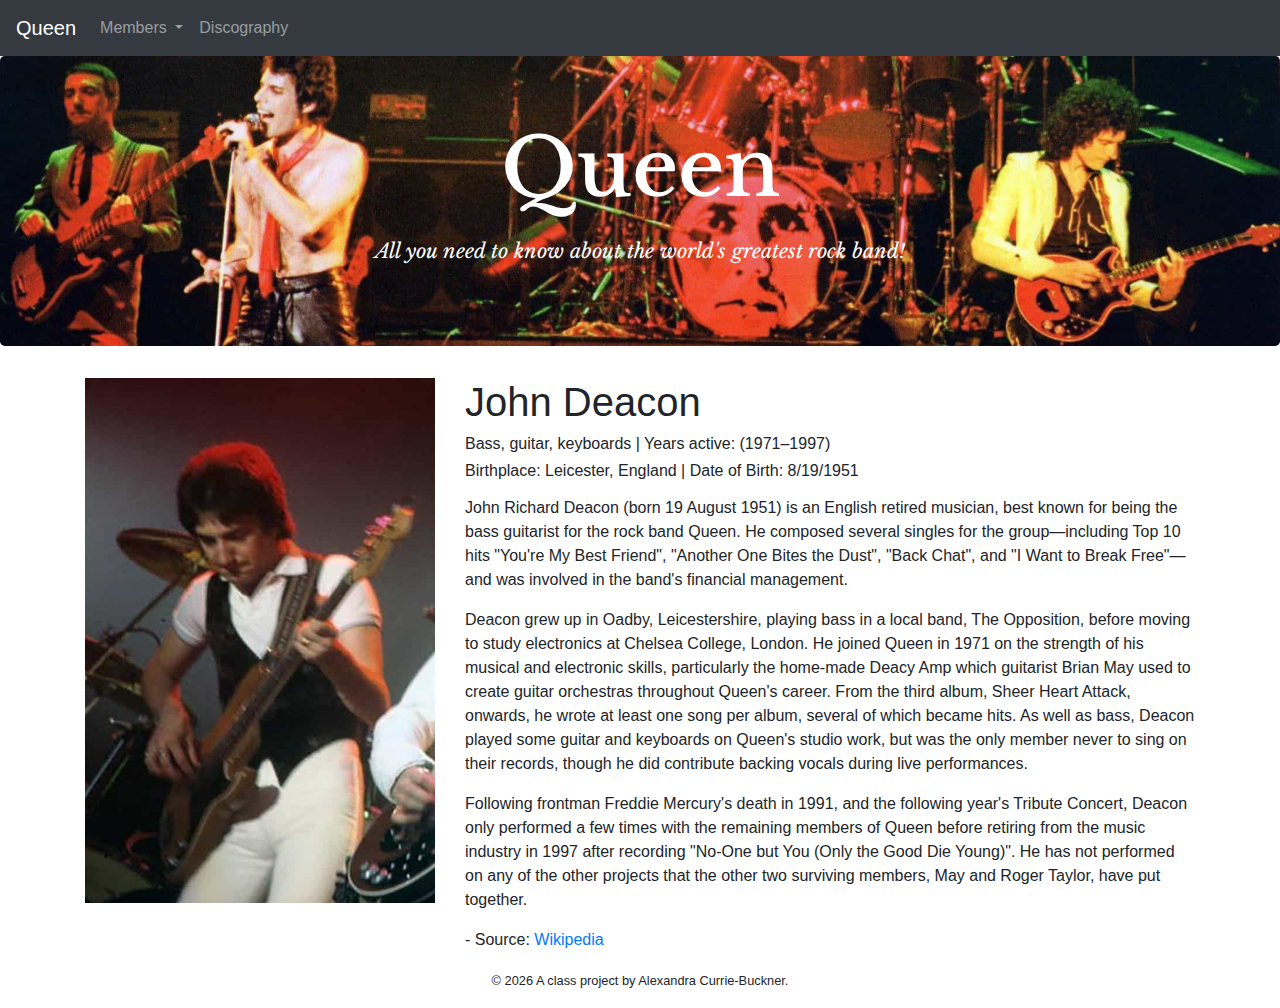
<file: docs/members/john-deacon.html>
<!doctype html>
<html lang="en">
  <!-- A Intro to Coding for Journalists class project -->
  <head>
    <title> Queen | John Deacon</title>
    <meta name="description" content=" Bio of John Deacon">
    <meta charset="utf-8">
    <meta http-equiv="X-UA-Compatible" content="IE=edge"/>
    <meta name="viewport" content="width=device-width, initial-scale=1, maximum-scale=1">
    <link rel="stylesheet" href="../css/main.css">
    <link rel="preconnect" href="https://fonts.gstatic.com"> 
    <link rel="stylesheet" href="https://fonts.googleapis.com/css2?family=Libre+Baskerville:wght@700&display=swap">
  </head>
  <body>
    <nav class="navbar navbar-expand-lg navbar-dark bg-dark">
  <a class="navbar-brand" href="../index.html">Queen</a>
  <button class="navbar-toggler" type="button" data-toggle="collapse" data-target="#navbarNavDropdown" aria-controls="navbarNavDropdown" aria-expanded="false" aria-label="Toggle navigation">
    <span class="navbar-toggler-icon"></span>
  </button>
  <div class="collapse navbar-collapse" id="navbarNavDropdown">
    <ul class="navbar-nav">
      <li class="nav-item dropdown">
        <a class="nav-link dropdown-toggle" href="#" id="navbarDropdownMenuLink" role="button" data-toggle="dropdown" aria-haspopup="true" aria-expanded="false">
          Members
        </a>
        <div class="dropdown-menu" aria-labelledby="navbarDropdownMenuLink">
          
          <a class="dropdown-item" href="../members/freddie-mercury.html">Freddie Mercury</a>
          
          <a class="dropdown-item" href="../members/brian-may.html">Brian May</a>
          
          <a class="dropdown-item" href="../members/roger-taylor.html">Roger Taylor</a>
          
          <a class="dropdown-item" href="../members/john-deacon.html">John Deacon</a>
          
        </div>
        <li class="nav-item">
          <a class="nav-link" href="../discography.html">
            Discography
          </a>
      </li>
    </ul>
  </div>
</nav>

    <div class="jumbotron banner text-center">
  <h1>Queen</h1>
  <p class="body"> All you need to know about the world's greatest rock band! </p>
</div>

    
  <article class="container">
    <div class="row">
      <div class="col-sm-4">
          <img src="../img/members/john-deacon-color.jpg" alt="" class="img-fluid mb-4">
      </div>
      <div class="col-sm-8">
          <h1>John Deacon </h1>
          <h6> Bass, guitar, keyboards | Years active: (1971–1997)</h6>
          <h6>Birthplace: Leicester, England | Date of Birth: 8/19/1951 </h6>
          <p><p>John Richard Deacon (born 19 August 1951) is an English retired musician, best known for being the bass guitarist for the rock band Queen. He composed several singles for the group—including Top 10 hits "You're My Best Friend", "Another One Bites the Dust", "Back Chat", and "I Want to Break Free"—and was involved in the band's financial management.</p>
<p>Deacon grew up in Oadby, Leicestershire, playing bass in a local band, The Opposition, before moving to study electronics at Chelsea College, London. He joined Queen in 1971 on the strength of his musical and electronic skills, particularly the home-made Deacy Amp which guitarist Brian May used to create guitar orchestras throughout Queen's career. From the third album, Sheer Heart Attack, onwards, he wrote at least one song per album, several of which became hits. As well as bass, Deacon played some guitar and keyboards on Queen's studio work, but was the only member never to sing on their records, though he did contribute backing vocals during live performances.</p>
<p>Following frontman Freddie Mercury's death in 1991, and the following year's Tribute Concert, Deacon only performed a few times with the remaining members of Queen before retiring from the music industry in 1997 after recording "No-One but You (Only the Good Die Young)". He has not performed on any of the other projects that the other two surviving members, May and Roger Taylor, have put together.</p>
<p>- Source: <a href="https://en.wikipedia.org/wiki/John_Deacon">Wikipedia</a></p></p>
      </div>
    </div>
  </article>


    <footer>
<p id="legal" class="center-block text-center">
  <small>&copy; <span class="copyright-year"></span>
  A class project by Alexandra Currie-Buckner.
</p>
</footer>


    <script src="../js/jquery.js"></script>
    <script src="../js/popper.js"></script>
    <script src="../js/bootstrap.js"></script>
    <script src="../js/scripts.js"></script>
  </body>
</html>
</file>
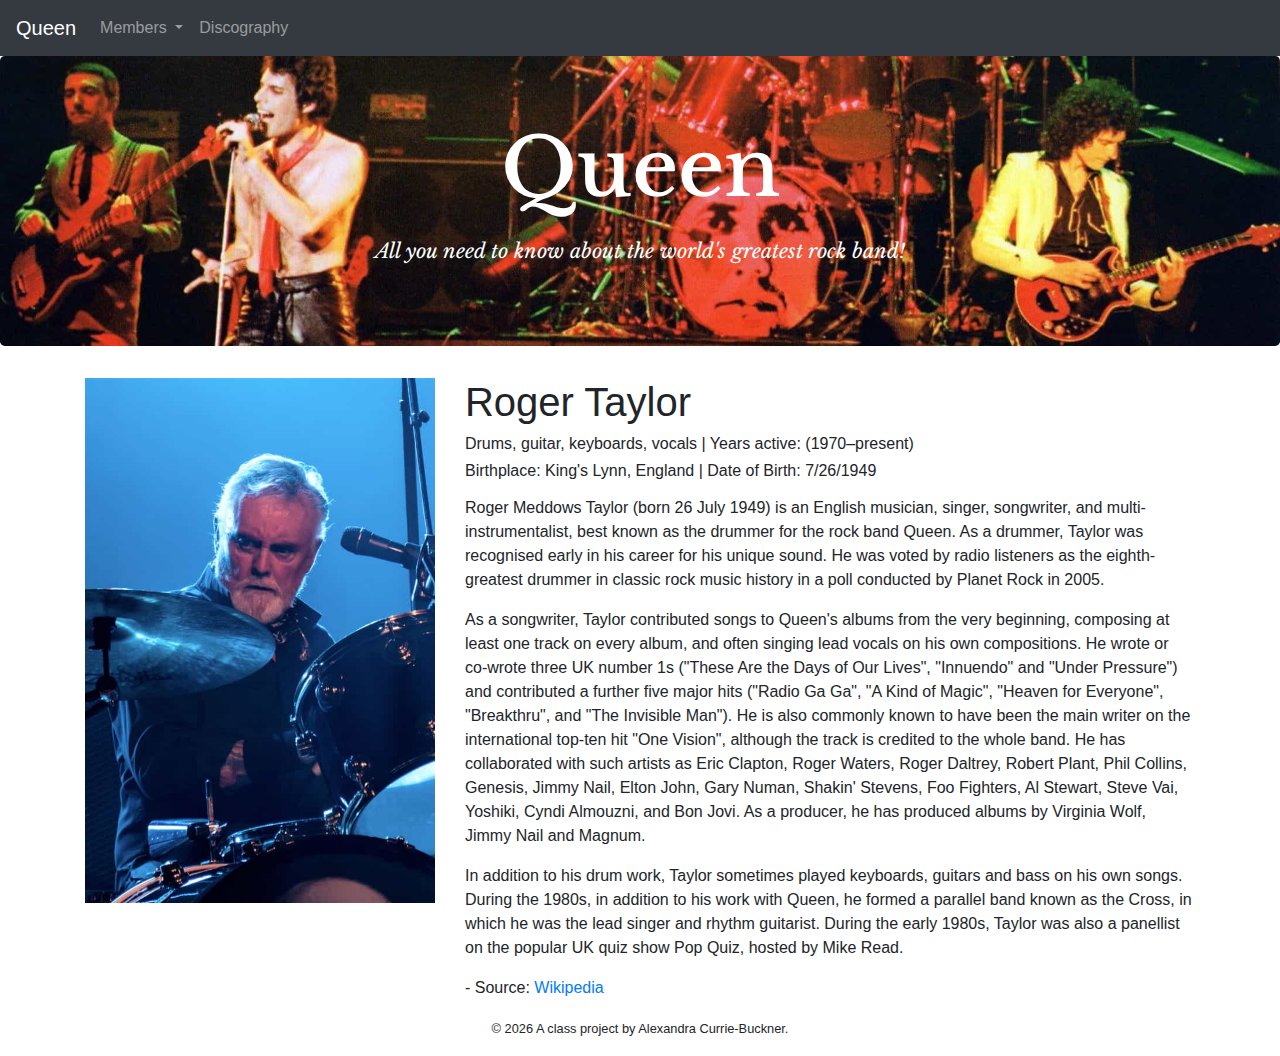
<file: docs/members/roger-taylor.html>
<!doctype html>
<html lang="en">
  <!-- A Intro to Coding for Journalists class project -->
  <head>
    <title> Queen | Roger Taylor</title>
    <meta name="description" content=" Bio of Roger Taylor">
    <meta charset="utf-8">
    <meta http-equiv="X-UA-Compatible" content="IE=edge"/>
    <meta name="viewport" content="width=device-width, initial-scale=1, maximum-scale=1">
    <link rel="stylesheet" href="../css/main.css">
    <link rel="preconnect" href="https://fonts.gstatic.com"> 
    <link rel="stylesheet" href="https://fonts.googleapis.com/css2?family=Libre+Baskerville:wght@700&display=swap">
  </head>
  <body>
    <nav class="navbar navbar-expand-lg navbar-dark bg-dark">
  <a class="navbar-brand" href="../index.html">Queen</a>
  <button class="navbar-toggler" type="button" data-toggle="collapse" data-target="#navbarNavDropdown" aria-controls="navbarNavDropdown" aria-expanded="false" aria-label="Toggle navigation">
    <span class="navbar-toggler-icon"></span>
  </button>
  <div class="collapse navbar-collapse" id="navbarNavDropdown">
    <ul class="navbar-nav">
      <li class="nav-item dropdown">
        <a class="nav-link dropdown-toggle" href="#" id="navbarDropdownMenuLink" role="button" data-toggle="dropdown" aria-haspopup="true" aria-expanded="false">
          Members
        </a>
        <div class="dropdown-menu" aria-labelledby="navbarDropdownMenuLink">
          
          <a class="dropdown-item" href="../members/freddie-mercury.html">Freddie Mercury</a>
          
          <a class="dropdown-item" href="../members/brian-may.html">Brian May</a>
          
          <a class="dropdown-item" href="../members/roger-taylor.html">Roger Taylor</a>
          
          <a class="dropdown-item" href="../members/john-deacon.html">John Deacon</a>
          
        </div>
        <li class="nav-item">
          <a class="nav-link" href="../discography.html">
            Discography
          </a>
      </li>
    </ul>
  </div>
</nav>

    <div class="jumbotron banner text-center">
  <h1>Queen</h1>
  <p class="body"> All you need to know about the world's greatest rock band! </p>
</div>

    
  <article class="container">
    <div class="row">
      <div class="col-sm-4">
          <img src="../img/members/roger-taylor-color.jpg" alt="" class="img-fluid mb-4">
      </div>
      <div class="col-sm-8">
          <h1>Roger Taylor </h1>
          <h6> Drums, guitar, keyboards, vocals | Years active: (1970–present)</h6>
          <h6>Birthplace: King&#39;s Lynn, England | Date of Birth: 7/26/1949 </h6>
          <p><p>Roger Meddows Taylor (born 26 July 1949) is an English musician, singer, songwriter, and multi-instrumentalist, best known as the drummer for the rock band Queen. As a drummer, Taylor was recognised early in his career for his unique sound. He was voted by radio listeners as the eighth-greatest drummer in classic rock music history in a poll conducted by Planet Rock in 2005.</p>
<p>As a songwriter, Taylor contributed songs to Queen's albums from the very beginning, composing at least one track on every album, and often singing lead vocals on his own compositions. He wrote or co-wrote three UK number 1s ("These Are the Days of Our Lives", "Innuendo" and "Under Pressure") and contributed a further five major hits ("Radio Ga Ga", "A Kind of Magic", "Heaven for Everyone", "Breakthru", and "The Invisible Man"). He is also commonly known to have been the main writer on the international top-ten hit "One Vision", although the track is credited to the whole band. He has collaborated with such artists as Eric Clapton, Roger Waters, Roger Daltrey, Robert Plant, Phil Collins, Genesis, Jimmy Nail, Elton John, Gary Numan, Shakin' Stevens, Foo Fighters, Al Stewart, Steve Vai, Yoshiki, Cyndi Almouzni, and Bon Jovi. As a producer, he has produced albums by Virginia Wolf, Jimmy Nail and Magnum.</p>
<p>In addition to his drum work, Taylor sometimes played keyboards, guitars and bass on his own songs. During the 1980s, in addition to his work with Queen, he formed a parallel band known as the Cross, in which he was the lead singer and rhythm guitarist. During the early 1980s, Taylor was also a panellist on the popular UK quiz show Pop Quiz, hosted by Mike Read.</p>
<p>- Source: <a href="https://en.wikipedia.org/wiki/Roger_Taylor_(Queen_drummer)">Wikipedia</a></p></p>
      </div>
    </div>
  </article>


    <footer>
<p id="legal" class="center-block text-center">
  <small>&copy; <span class="copyright-year"></span>
  A class project by Alexandra Currie-Buckner.
</p>
</footer>


    <script src="../js/jquery.js"></script>
    <script src="../js/popper.js"></script>
    <script src="../js/bootstrap.js"></script>
    <script src="../js/scripts.js"></script>
  </body>
</html>
</file>
